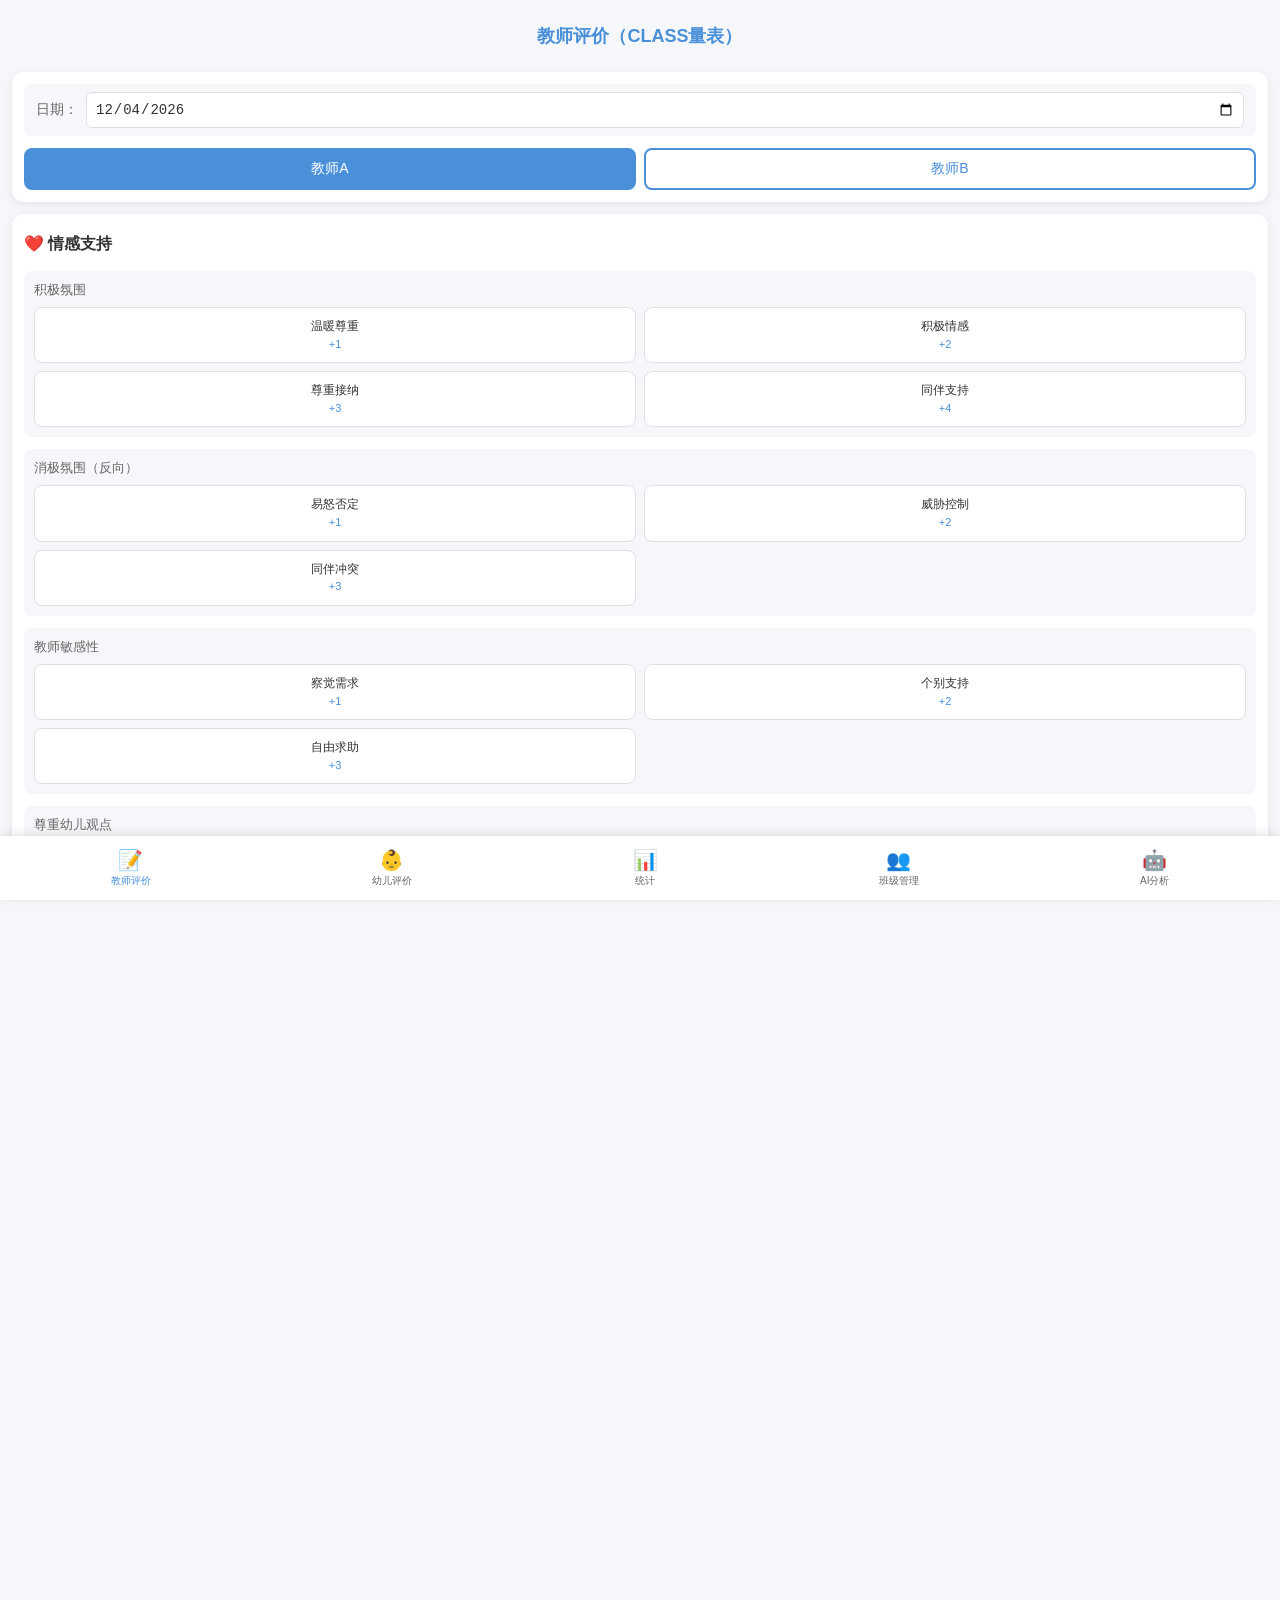
<file: index.html>
<!DOCTYPE html>
<html lang="zh-CN">
<head>
  <meta charset="UTF-8">
  <meta name="viewport" content="width=device-width, initial-scale=1.0, maximum-scale=1.0, user-scalable=no">
  <meta name="theme-color" content="#4A90D9">
  <title>区域游戏观察记录器</title>
  <link rel="manifest" href="manifest.json">
  <script>
    // 自动跳转到教师评价页
    window.location.href = 'teacher.html';
  </script>
</head>
<body>
  <p>正在跳转...</p>
</body>
</html>
</file>
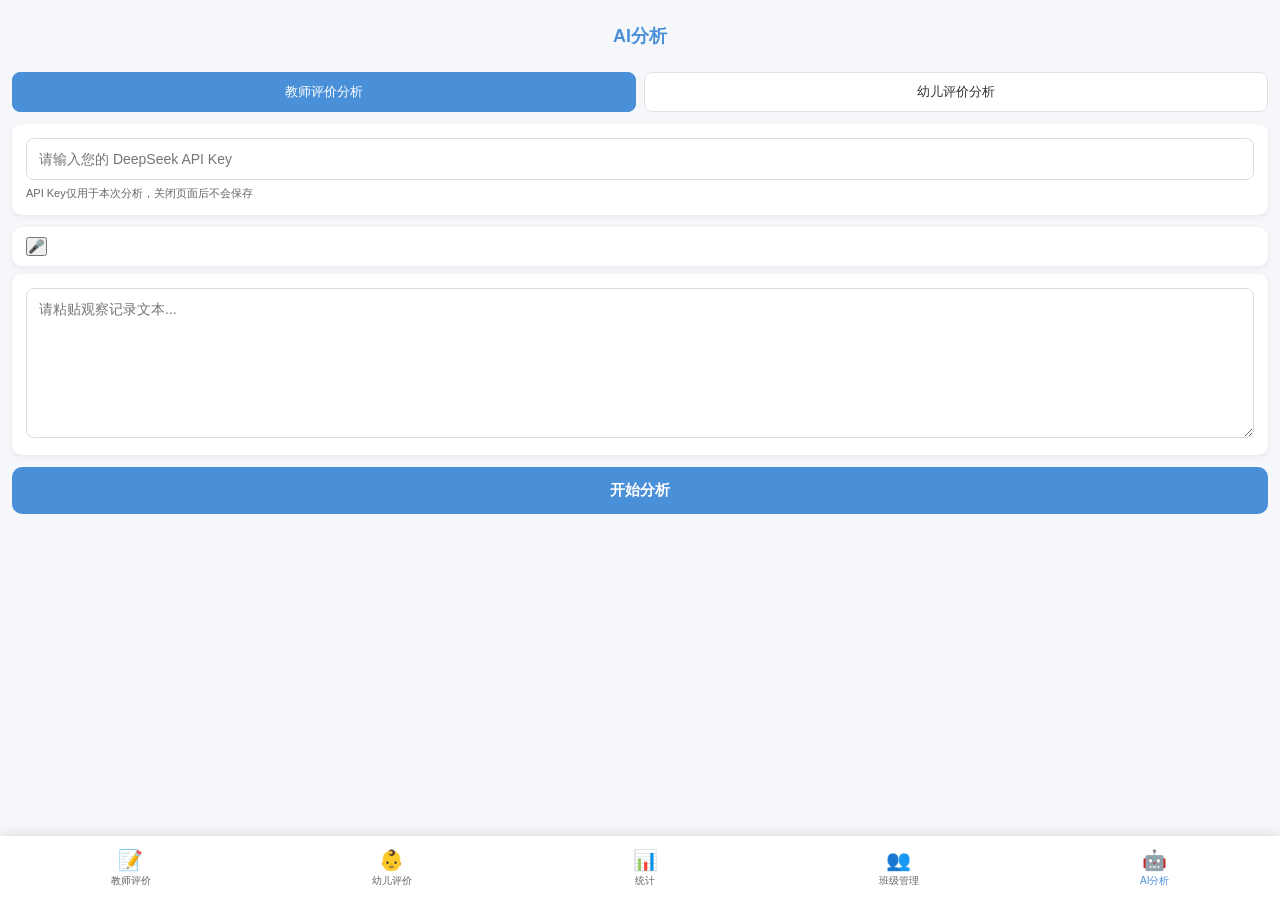
<file: ai.html>
<!DOCTYPE html>
<html lang="zh-CN">
<head>
  <meta charset="UTF-8">
  <meta name="viewport" content="width=device-width, initial-scale=1.0, maximum-scale=1.0, user-scalable=no">
  <meta name="theme-color" content="#4A90D9">
  <title>AI分析</title>
  <link rel="manifest" href="manifest.json">
  <link rel="stylesheet" href="css/style.css">
</head>
<body>
  <div class="page">
    <h1 class="page-title">AI分析</h1>
    
    <!-- 评价类型切换 -->
    <div class="type-tabs" id="typeTabs">
      <button class="tab-btn active" data-type="teacher">教师评价分析</button>
      <button class="tab-btn" data-type="child">幼儿评价分析</button>
    </div>
    
    <!-- API Key输入 -->
    <div class="api-section">
      <input type="password" id="apiKeyInput" placeholder="请输入您的 DeepSeek API Key" autocomplete="off">
      <p class="security-tip">API Key仅用于本次分析，关闭页面后不会保存</p>
    </div>
    
    <!-- 录音按钮区域 -->
    <div class="voice-section" id="voiceSection">
      <button class="record-btn" id="recordBtn" title="点击开始录音">
        <span class="mic-icon">🎤</span>
      </button>
      <span class="voice-status" id="voiceStatus"></span>
    </div>
    
    <!-- 分析内容输入 -->
    <div class="input-section">
      <textarea id="contentInput" placeholder="请粘贴观察记录文本..."></textarea>
    </div>
    
    <!-- 开始分析按钮 -->
    <button class="analyze-btn" id="analyzeBtn">
      开始分析
    </button>
    
    <!-- 加载状态 -->
    <div class="loading-section hidden" id="loadingSection">
      <div class="loading-spinner"></div>
      <span>AI正在分析中...</span>
    </div>
    
    <!-- 分析结果 -->
    <div class="result-section hidden" id="resultArea">
      <div class="result-header">
        <span>分析结果</span>
      </div>
      <div class="result-content" id="resultContent">
      </div>
    </div>
    
    <!-- 错误提示 -->
    <div class="error-section hidden" id="errorSection">
      <div class="error-icon">⚠️</div>
      <div class="error-message" id="errorMessage"></div>
    </div>
  </div>
  
  <!-- 底部导航 -->
  <nav class="bottom-nav">
    <button class="nav-item" data-page="teacher">
      <span class="icon">📝</span>
      <span>教师评价</span>
    </button>
    <button class="nav-item" data-page="child">
      <span class="icon">👶</span>
      <span>幼儿评价</span>
    </button>
    <button class="nav-item" data-page="history">
      <span class="icon">📊</span>
      <span>统计</span>
    </button>
    <button class="nav-item" data-page="class">
      <span class="icon">👥</span>
      <span>班级管理</span>
    </button>
    <button class="nav-item active" data-page="ai">
      <span class="icon">🤖</span>
      <span>AI分析</span>
    </button>
  </nav>
  
  <script src="js/shared.js"></script>
  <script src="js/ai.js"></script>
</body>
</html>
</file>
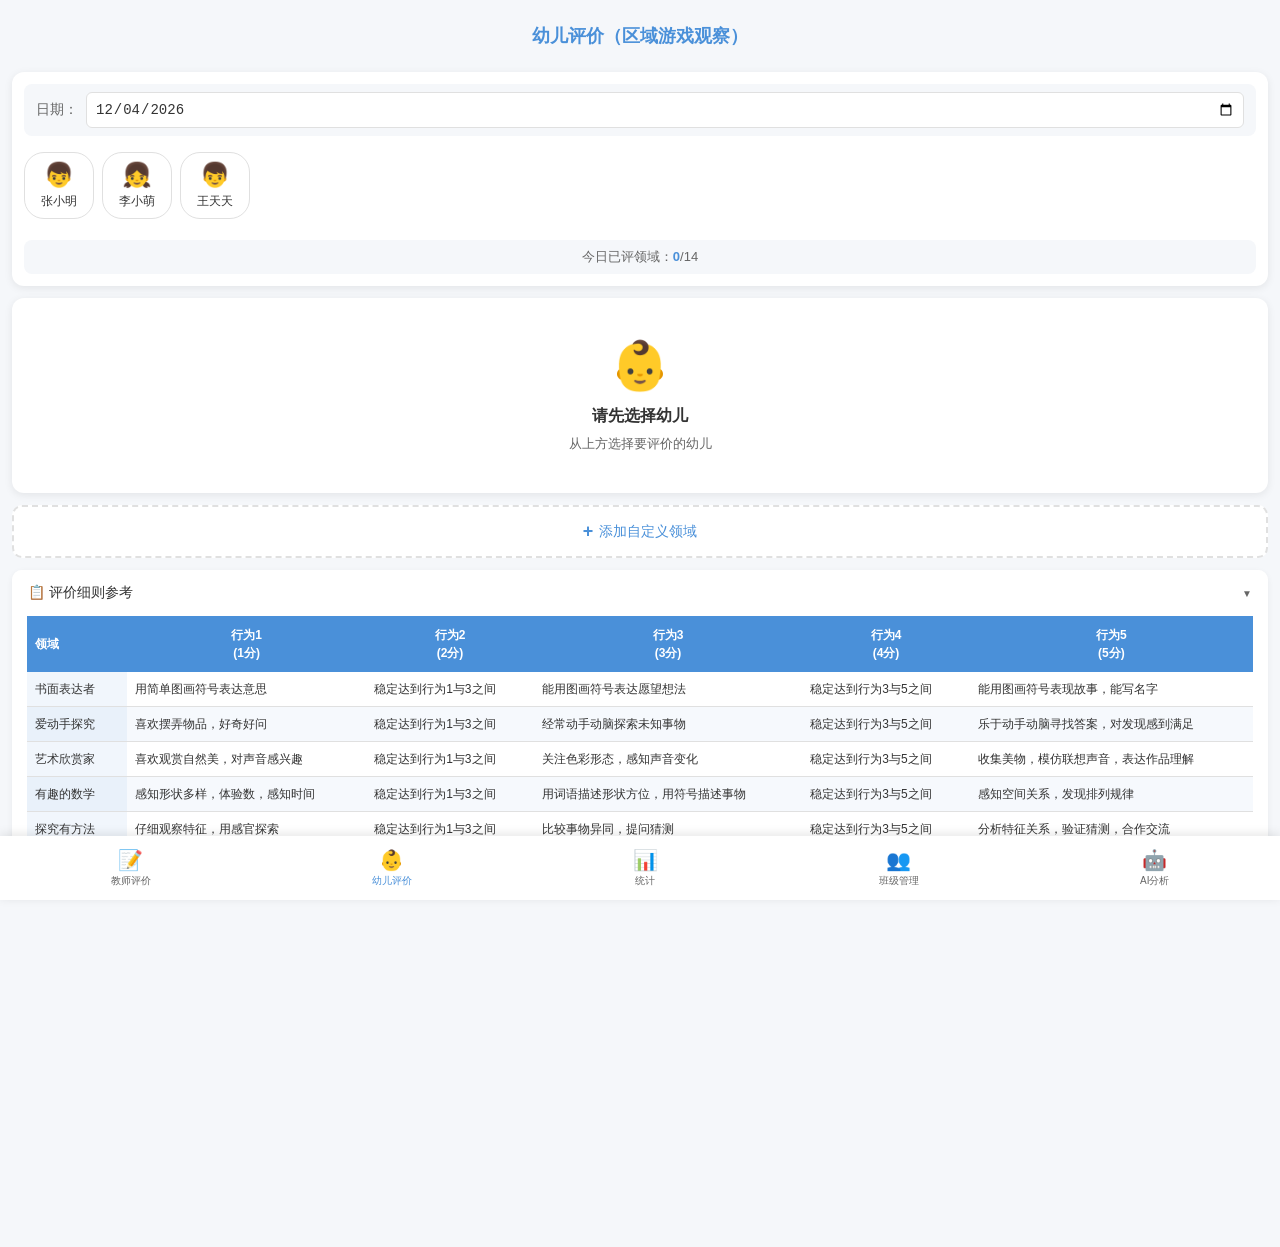
<file: child.html>
<!DOCTYPE html>
<html lang="zh-CN">
<head>
  <meta charset="UTF-8">
  <meta name="viewport" content="width=device-width, initial-scale=1.0, maximum-scale=1.0, user-scalable=no">
  <meta name="theme-color" content="#4A90D9">
  <title>幼儿评价（区域游戏观察）</title>
  <link rel="manifest" href="manifest.json">
  <link rel="stylesheet" href="css/style.css">
</head>
<body>
  <div class="page">
    <h1 class="page-title">幼儿评价（区域游戏观察）</h1>
    
    <!-- 顶部区域 -->
    <div class="header-section">
      <div class="date-picker">
        <label>日期：</label>
        <input type="date" id="datePicker" value="">
      </div>
      
      <!-- 幼儿选择区：横向滑动 -->
      <div class="student-scroll" id="studentScroll">
        <!-- 动态生成 -->
      </div>
      
      <!-- 已评领域计数 -->
      <div class="eval-count" id="evalCount">
        今日已评领域：<span>0</span>/14
      </div>
    </div>
    
    <!-- 领域卡片列表 -->
    <div class="domains-list" id="domainsList">
      <!-- 动态生成 -->
    </div>
    
    <!-- 添加自定义领域按钮 -->
    <button class="add-domain-btn" id="addDomainBtn">
      <span class="icon">+</span>
      <span>添加自定义领域</span>
    </button>
    
    <!-- 评价细则参考（可折叠） -->
    <div class="reference-section" id="referenceSection">
      <div class="reference-header" id="referenceHeader">
        <span>📋 评价细则参考</span>
        <span class="reference-arrow">▼</span>
      </div>
      <div class="reference-content" id="referenceContent">
        <div class="table-scroll">
          <table class="reference-table">
            <thead>
              <tr>
                <th>领域</th>
                <th>行为1<br>(1分)</th>
                <th>行为2<br>(2分)</th>
                <th>行为3<br>(3分)</th>
                <th>行为4<br>(4分)</th>
                <th>行为5<br>(5分)</th>
              </tr>
            </thead>
            <tbody id="referenceTableBody">
              <!-- 动态生成 -->
            </tbody>
          </table>
        </div>
      </div>
    </div>
  </div>
  
  <!-- 自定义领域弹窗 -->
  <div class="modal hidden" id="customDomainModal">
    <div class="modal-content">
      <div class="modal-header">
        <span>添加自定义领域</span>
        <button class="modal-close" id="closeModal">×</button>
      </div>
      <div class="modal-body">
        <div class="form-group">
          <label>领域名称：</label>
          <input type="text" id="customDomainName" placeholder="请输入领域名称" maxlength="20">
        </div>
      </div>
      <div class="modal-footer">
        <button class="btn-cancel" id="cancelAddDomain">取消</button>
        <button class="btn-confirm" id="confirmAddDomain">添加</button>
      </div>
    </div>
  </div>
  
  <!-- 长按描述弹窗 -->
  <div class="modal hidden" id="descModal">
    <div class="modal-content">
      <div class="modal-header">
        <span id="descModalTitle">层级描述</span>
        <button class="modal-close" id="closeDescModal">×</button>
      </div>
      <div class="modal-body">
        <p id="descModalText"></p>
      </div>
      <div class="modal-footer">
        <button class="btn-confirm" id="closeDescBtn">知道了</button>
      </div>
    </div>
  </div>
  
  <!-- 底部导航 -->
  <nav class="bottom-nav">
    <button class="nav-item" data-page="teacher">
      <span class="icon">📝</span>
      <span>教师评价</span>
    </button>
    <button class="nav-item active" data-page="child">
      <span class="icon">👶</span>
      <span>幼儿评价</span>
    </button>
    <button class="nav-item" data-page="history">
      <span class="icon">📊</span>
      <span>统计</span>
    </button>
    <button class="nav-item" data-page="class">
      <span class="icon">👥</span>
      <span>班级管理</span>
    </button>
    <button class="nav-item" data-page="ai">
      <span class="icon">🤖</span>
      <span>AI分析</span>
    </button>
  </nav>
  
  <script src="js/shared.js"></script>
  <script src="js/child.js"></script>
</body>
</html>
</file>
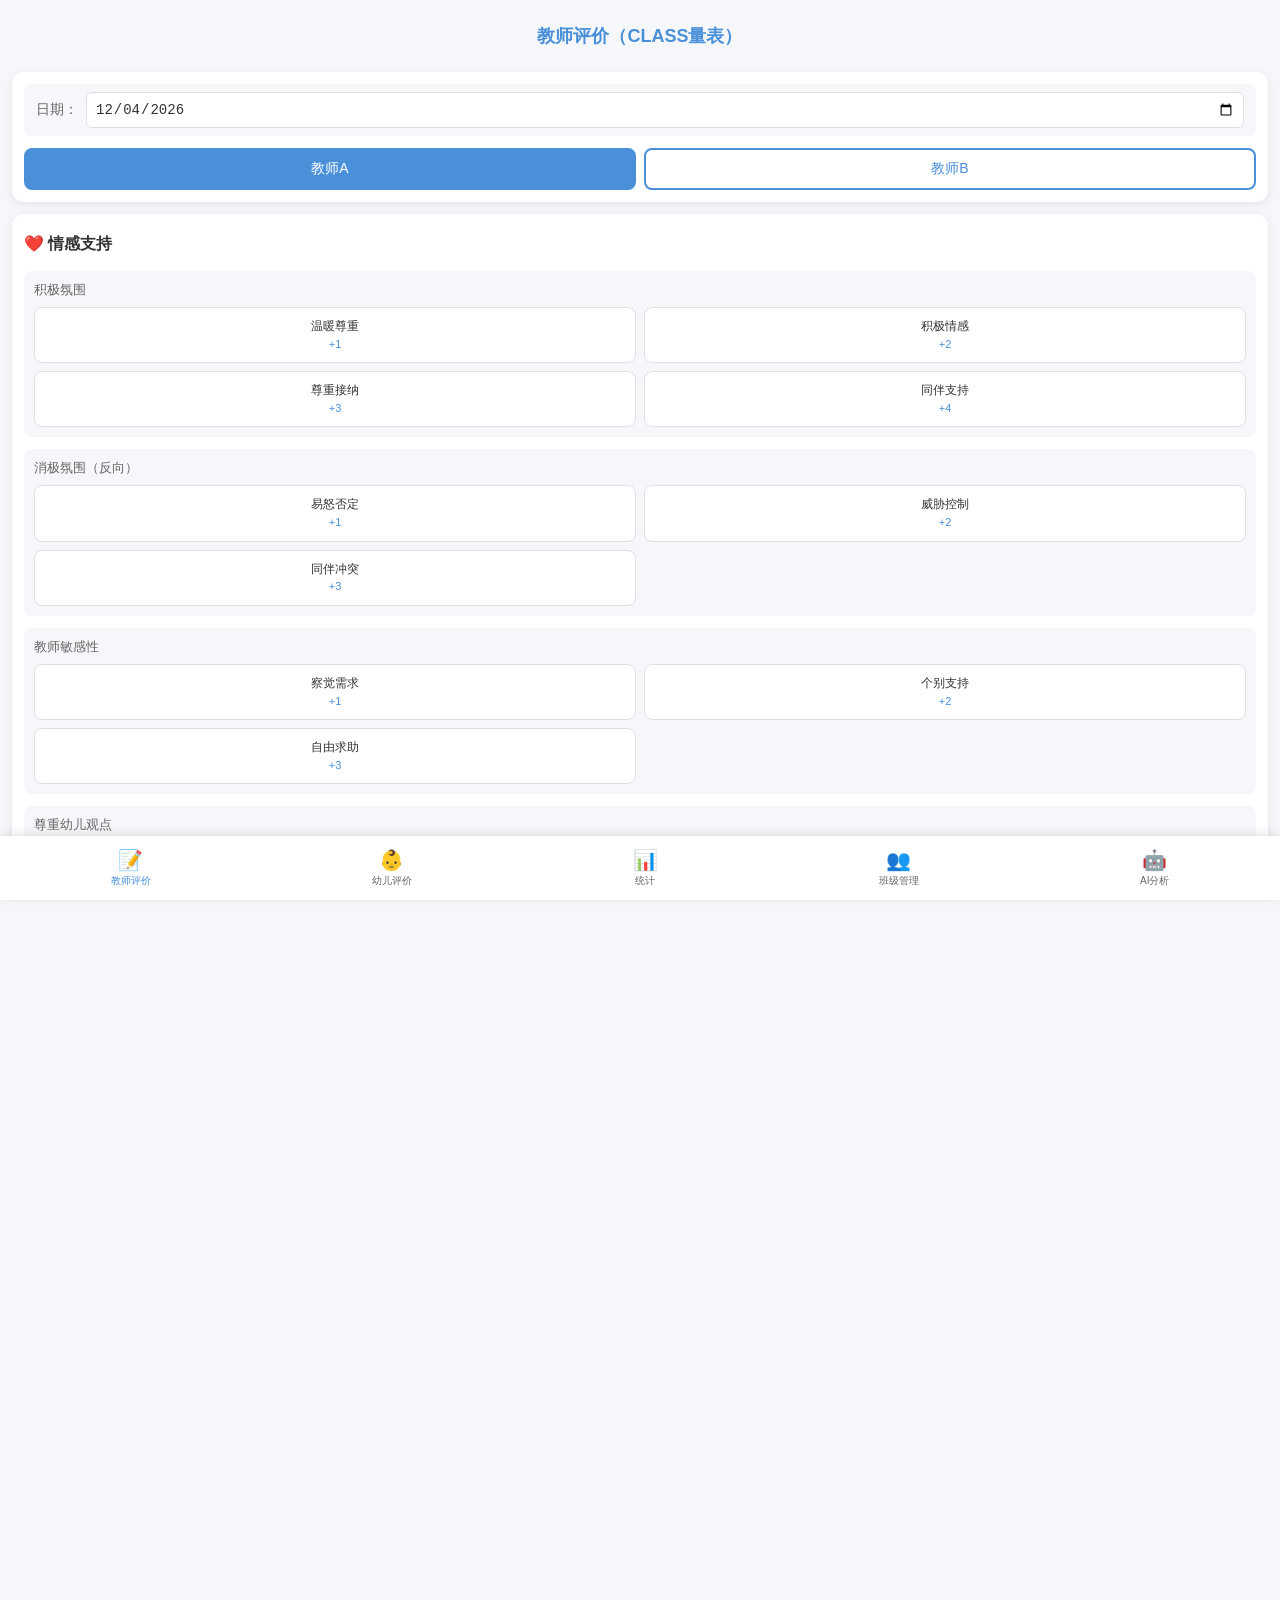
<file: teacher.html>
<!DOCTYPE html>
<html lang="zh-CN">
<head>
  <meta charset="UTF-8">
  <meta name="viewport" content="width=device-width, initial-scale=1.0, maximum-scale=1.0, user-scalable=no">
  <meta name="theme-color" content="#4A90D9">
  <title>教师评价（CLASS量表）</title>
  <link rel="manifest" href="manifest.json">
  <link rel="stylesheet" href="css/style.css">
</head>
<body>
  <div class="page">
    <h1 class="page-title">教师评价（CLASS量表）</h1>
    
    <!-- 顶部区域：日期选择 + 教师切换 -->
    <div class="header-section">
      <div class="date-picker">
        <label>日期：</label>
        <input type="date" id="datePicker" value="">
      </div>
      <div class="teacher-tabs">
        <button class="tab-btn active" data-teacher="A">教师A</button>
        <button class="tab-btn" data-teacher="B">教师B</button>
      </div>
    </div>
    
    <!-- 评价指标区 -->
    <div class="indicators-section" id="indicatorsSection">
      <!-- 动态生成 -->
    </div>
    
    <!-- 记录列表 -->
    <div class="records-section">
      <div class="records-title">评价记录</div>
      <div class="records-list" id="recordsList">
        <div class="no-records">暂无记录</div>
      </div>
    </div>
  </div>
  
  <!-- 底部导航 -->
  <nav class="bottom-nav">
    <button class="nav-item active" data-page="teacher">
      <span class="icon">📝</span>
      <span>教师评价</span>
    </button>
    <button class="nav-item" data-page="child">
      <span class="icon">👶</span>
      <span>幼儿评价</span>
    </button>
    <button class="nav-item" data-page="history">
      <span class="icon">📊</span>
      <span>统计</span>
    </button>
    <button class="nav-item" data-page="class">
      <span class="icon">👥</span>
      <span>班级管理</span>
    </button>
    <button class="nav-item" data-page="ai">
      <span class="icon">🤖</span>
      <span>AI分析</span>
    </button>
  </nav>
  
  <script src="js/shared.js"></script>
  <script src="js/teacher.js"></script>
</body>
</html>
</file>
<file: css/style.css>
/* 全局样式 */
:root {
  --primary: #4A90D9;
  --primary-dark: #3a7bc8;
  --primary-light: #6ba3e0;
  --bg: #f5f7fa;
  --card-bg: #ffffff;
  --text: #333333;
  --text-secondary: #666666;
  --border: #e0e0e0;
  --danger: #e74c3c;
  --success: #27ae60;
}

* {
  margin: 0;
  padding: 0;
  box-sizing: border-box;
}

html, body {
  font-family: -apple-system, BlinkMacSystemFont, 'Segoe UI', Roboto, 'Helvetica Neue', Arial, sans-serif;
  font-size: 14px;
  background-color: var(--bg);
  color: var(--text);
  height: 100%;
  overflow-x: hidden;
}

/* 页面容器 */
.page {
  padding: 12px 12px 70px;
  min-height: 100vh;
}

/* 页面标题 */
.page-title {
  font-size: 18px;
  font-weight: 600;
  color: var(--primary);
  text-align: center;
  padding: 12px 0;
  margin-bottom: 12px;
}

/* 顶部区域 */
.header-section {
  background: var(--card-bg);
  border-radius: 12px;
  padding: 12px;
  margin-bottom: 12px;
  box-shadow: 0 2px 8px rgba(0,0,0,0.08);
}

/* 日期选择器 */
.date-picker {
  display: flex;
  align-items: center;
  gap: 8px;
  padding: 8px 12px;
  background: var(--bg);
  border-radius: 8px;
}

.date-picker label {
  font-weight: 500;
  color: var(--text-secondary);
}

.date-picker input[type="date"] {
  flex: 1;
  padding: 8px;
  border: 1px solid var(--border);
  border-radius: 6px;
  font-size: 14px;
  color: var(--text);
  background: white;
}

/* 教师切换选项卡 */
.teacher-tabs {
  display: flex;
  gap: 8px;
  margin-top: 12px;
}

.tab-btn {
  flex: 1;
  padding: 10px 16px;
  border: 2px solid var(--primary);
  background: white;
  color: var(--primary);
  border-radius: 8px;
  font-weight: 500;
  font-size: 14px;
  cursor: pointer;
  transition: all 0.2s;
}

.tab-btn.active {
  background: var(--primary);
  color: white;
}

.tab-btn:active {
  transform: scale(0.98);
}

/* 指标区域 */
.indicators-section {
  background: var(--card-bg);
  border-radius: 12px;
  padding: 12px;
  box-shadow: 0 2px 8px rgba(0,0,0,0.08);
}

/* 一级维度 */
.dimension {
  margin-bottom: 16px;
}

.dimension:last-child {
  margin-bottom: 0;
}

.dimension-title {
  font-size: 16px;
  font-weight: 600;
  padding: 8px 0;
  margin-bottom: 8px;
  color: var(--text);
}

/* 二级维度 */
.sub-dimension {
  margin-bottom: 12px;
  padding: 10px;
  background: var(--bg);
  border-radius: 8px;
}

.sub-dimension-title {
  font-size: 13px;
  font-weight: 500;
  color: var(--text-secondary);
  margin-bottom: 8px;
}

/* 行为按钮网格 */
.behavior-grid {
  display: grid;
  grid-template-columns: repeat(2, 1fr);
  gap: 8px;
}

/* 行为按钮 */
.behavior-btn {
  padding: 10px 8px;
  border: 1px solid var(--border);
  background: white;
  border-radius: 8px;
  font-size: 12px;
  color: var(--text);
  cursor: pointer;
  transition: all 0.15s;
  text-align: center;
  line-height: 1.4;
}

.behavior-btn .name {
  font-weight: 500;
  display: block;
}

.behavior-btn .score {
  color: var(--primary);
  font-size: 11px;
  display: block;
  margin-top: 2px;
}

.behavior-btn:active {
  background: var(--primary);
  color: white;
  border-color: var(--primary);
  transform: scale(0.96);
}

.behavior-btn:active .score {
  color: white;
}

/* 记录列表 */
.records-section {
  margin-top: 12px;
  background: var(--card-bg);
  border-radius: 12px;
  padding: 12px;
  box-shadow: 0 2px 8px rgba(0,0,0,0.08);
}

.records-title {
  font-size: 14px;
  font-weight: 600;
  padding-bottom: 8px;
  margin-bottom: 8px;
  border-bottom: 1px solid var(--border);
  color: var(--text);
}

.records-list {
  max-height: 300px;
  overflow-y: auto;
}

.record-item {
  display: flex;
  justify-content: space-between;
  align-items: center;
  padding: 10px;
  background: var(--bg);
  border-radius: 8px;
  margin-bottom: 8px;
}

.record-item:last-child {
  margin-bottom: 0;
}

.record-info {
  flex: 1;
}

.record-name {
  font-weight: 500;
  font-size: 13px;
  color: var(--text);
}

.record-meta {
  font-size: 11px;
  color: var(--text-secondary);
  margin-top: 2px;
}

.record-delete {
  padding: 6px 12px;
  background: var(--danger);
  color: white;
  border: none;
  border-radius: 6px;
  font-size: 11px;
  cursor: pointer;
}

.record-delete:active {
  opacity: 0.8;
}

.no-records {
  text-align: center;
  padding: 20px;
  color: var(--text-secondary);
  font-size: 13px;
}

/* 底部导航栏 */
.bottom-nav {
  position: fixed;
  bottom: 0;
  left: 0;
  right: 0;
  background: white;
  display: flex;
  justify-content: space-around;
  padding: 8px 0;
  box-shadow: 0 -2px 10px rgba(0,0,0,0.1);
  z-index: 100;
}

.nav-item {
  display: flex;
  flex-direction: column;
  align-items: center;
  padding: 4px 8px;
  color: var(--text-secondary);
  text-decoration: none;
  font-size: 10px;
  cursor: pointer;
  border: none;
  background: none;
  transition: color 0.2s;
}

.nav-item .icon {
  font-size: 20px;
  margin-bottom: 2px;
}

.nav-item.active {
  color: var(--primary);
}

.nav-item.disabled {
  opacity: 0.5;
  pointer-events: none;
}

/* 空状态提示 */
.placeholder-section {
  background: var(--card-bg);
  border-radius: 12px;
  padding: 40px 20px;
  text-align: center;
  box-shadow: 0 2px 8px rgba(0,0,0,0.08);
}

.placeholder-section .icon {
  font-size: 48px;
  margin-bottom: 12px;
}

.placeholder-section .title {
  font-size: 16px;
  font-weight: 600;
  color: var(--text);
  margin-bottom: 8px;
}

.placeholder-section .desc {
  font-size: 13px;
  color: var(--text-secondary);
}

/* 隐藏类 */
.hidden {
  display: none !important;
}

/* 响应式 */
@media (max-width: 360px) {
  .behavior-grid {
    grid-template-columns: 1fr;
  }
}

/* ========== 幼儿评价页样式 ========== */

/* 幼儿选择区 - 横向滚动 */
.student-scroll {
  margin-top: 12px;
  overflow-x: auto;
  -webkit-overflow-scrolling: touch;
}

.student-scroll-inner {
  display: flex;
  gap: 8px;
  padding: 4px 0;
}

.student-item {
  display: flex;
  flex-direction: column;
  align-items: center;
  padding: 10px 14px;
  border: 2px solid var(--border);
  background: white;
  border-radius: 10px;
  cursor: pointer;
  transition: all 0.2s;
  min-width: 70px;
  flex-shrink: 0;
}

.student-item .student-icon {
  font-size: 24px;
  margin-bottom: 4px;
}

.student-item .student-name {
  font-size: 12px;
  font-weight: 500;
  color: var(--text);
  white-space: nowrap;
}

.student-item.active {
  border-color: var(--primary);
  background: var(--primary);
}

.student-item.active .student-name {
  color: white;
}

.student-item:active {
  transform: scale(0.96);
}

/* 已评领域计数 */
.eval-count {
  margin-top: 12px;
  padding: 8px 12px;
  background: var(--bg);
  border-radius: 8px;
  font-size: 13px;
  color: var(--text-secondary);
  text-align: center;
}

.eval-count span {
  color: var(--primary);
  font-weight: 600;
}

/* 领域卡片列表 */
.domains-list {
  margin-bottom: 12px;
}

.domain-card {
  background: var(--card-bg);
  border-radius: 10px;
  margin-bottom: 8px;
  box-shadow: 0 2px 6px rgba(0,0,0,0.06);
  overflow: hidden;
}

/* 领域卡片头部 */
.domain-header {
  display: flex;
  align-items: center;
  padding: 14px 12px;
  cursor: pointer;
  transition: background 0.15s;
}

.domain-header:active {
  background: var(--bg);
}

.domain-name {
  flex: 1;
  font-size: 14px;
  font-weight: 500;
  color: var(--text);
}

.domain-status {
  font-size: 12px;
  color: var(--text-secondary);
  margin-right: 8px;
}

.domain-arrow {
  font-size: 10px;
  color: var(--text-secondary);
  transition: transform 0.2s;
}

.domain-card.expanded .domain-arrow {
  transform: rotate(180deg);
}

/* 领域层级选择区 */
.domain-levels {
  display: none;
  padding: 0 12px 12px;
  gap: 6px;
  flex-wrap: wrap;
  animation: slideDown 0.2s ease;
}

.domain-card.expanded .domain-levels {
  display: flex;
}

@keyframes slideDown {
  from {
    opacity: 0;
    transform: translateY(-10px);
  }
  to {
    opacity: 1;
    transform: translateY(0);
  }
}

/* 层级按钮 */
.level-btn {
  display: flex;
  flex-direction: column;
  align-items: center;
  padding: 10px 8px;
  border: 1px solid var(--border);
  background: white;
  border-radius: 8px;
  cursor: pointer;
  transition: all 0.15s;
  min-width: 56px;
  flex: 1;
}

.level-btn .level-name {
  font-size: 12px;
  font-weight: 500;
  color: var(--text);
}

.level-btn .level-score {
  font-size: 10px;
  color: var(--text-secondary);
  margin-top: 2px;
}

.level-btn:active {
  transform: scale(0.96);
}

.level-btn.selected {
  background: var(--primary);
  border-color: var(--primary);
}

.level-btn.selected .level-name,
.level-btn.selected .level-score {
  color: white;
}

/* 添加自定义领域按钮 */
.add-domain-btn {
  display: flex;
  align-items: center;
  justify-content: center;
  width: 100%;
  padding: 14px;
  border: 2px dashed var(--border);
  background: white;
  border-radius: 10px;
  cursor: pointer;
  transition: all 0.2s;
  font-size: 14px;
  color: var(--primary);
}

.add-domain-btn .icon {
  font-size: 18px;
  margin-right: 6px;
  font-weight: 600;
}

.add-domain-btn:active {
  background: var(--bg);
  border-color: var(--primary);
}

/* 弹窗 */
.modal {
  position: fixed;
  top: 0;
  left: 0;
  right: 0;
  bottom: 0;
  background: rgba(0,0,0,0.5);
  display: flex;
  align-items: center;
  justify-content: center;
  z-index: 200;
  padding: 20px;
}

.modal-content {
  background: white;
  border-radius: 12px;
  width: 100%;
  max-width: 320px;
  overflow: hidden;
  animation: modalIn 0.2s ease;
}

@keyframes modalIn {
  from {
    opacity: 0;
    transform: scale(0.9);
  }
  to {
    opacity: 1;
    transform: scale(1);
  }
}

.modal-header {
  display: flex;
  align-items: center;
  justify-content: space-between;
  padding: 14px 16px;
  border-bottom: 1px solid var(--border);
  font-weight: 600;
  font-size: 15px;
}

.modal-close {
  width: 28px;
  height: 28px;
  border: none;
  background: var(--bg);
  border-radius: 50%;
  font-size: 18px;
  cursor: pointer;
  color: var(--text-secondary);
  display: flex;
  align-items: center;
  justify-content: center;
}

.modal-close:active {
  background: var(--border);
}

.modal-body {
  padding: 16px;
}

.modal-body p {
  font-size: 14px;
  line-height: 1.6;
  color: var(--text);
}

.modal-footer {
  display: flex;
  gap: 10px;
  padding: 12px 16px;
  border-top: 1px solid var(--border);
}

.modal-footer button {
  flex: 1;
  padding: 10px;
  border: none;
  border-radius: 8px;
  font-size: 14px;
  cursor: pointer;
  transition: all 0.15s;
}

.btn-cancel {
  background: var(--bg);
  color: var(--text);
}

.btn-cancel:active {
  background: var(--border);
}

.btn-confirm {
  background: var(--primary);
  color: white;
}

.btn-confirm:active {
  background: var(--primary-dark);
}

/* 表单 */
.form-group {
  margin-bottom: 12px;
}

.form-group:last-child {
  margin-bottom: 0;
}

.form-group label {
  display: block;
  font-size: 13px;
  font-weight: 500;
  color: var(--text-secondary);
  margin-bottom: 6px;
}

.form-group input[type="text"] {
  width: 100%;
  padding: 10px 12px;
  border: 1px solid var(--border);
  border-radius: 8px;
  font-size: 14px;
  color: var(--text);
  background: white;
}

.form-group input[type="text"]:focus {
  outline: none;
  border-color: var(--primary);
}

/* ========== 评价细则参考表格 ========== */

.reference-section {
  background: white;
  border-radius: 10px;
  margin-top: 12px;
  overflow: hidden;
  box-shadow: 0 2px 6px rgba(0,0,0,0.06);
}

.reference-header {
  display: flex;
  align-items: center;
  justify-content: space-between;
  padding: 14px 16px;
  cursor: pointer;
  background: white;
  transition: background 0.15s;
  user-select: none;
}

.reference-header:active {
  background: var(--bg);
}

.reference-header span:first-child {
  font-size: 14px;
  font-weight: 500;
  color: var(--text);
}

.reference-arrow {
  font-size: 10px;
  color: var(--text-secondary);
  transition: transform 0.2s;
}

.reference-section.collapsed .reference-arrow {
  transform: rotate(-90deg);
}

.reference-content {
  display: block;
  padding: 0 15px 15px;
  max-height: 600px;
  overflow: hidden;
  transition: max-height 0.3s ease, padding 0.3s ease;
}

.reference-section.collapsed .reference-content {
  max-height: 0;
  padding-top: 0;
  padding-bottom: 0;
}

/* 表格滚动容器 */
.table-scroll {
  overflow-x: auto;
  -webkit-overflow-scrolling: touch;
}

/* 参考表格 */
.reference-table {
  width: 100%;
  min-width: 700px;
  border-collapse: collapse;
  font-size: 12px;
  line-height: 1.5;
}

.reference-table th {
  background: var(--primary);
  color: white;
  padding: 10px 8px;
  font-weight: 600;
  text-align: center;
  white-space: nowrap;
  position: sticky;
  top: 0;
}

.reference-table th:first-child {
  text-align: left;
  width: 100px;
}

.reference-table td {
  padding: 8px;
  vertical-align: top;
  border-bottom: 1px solid var(--border);
  color: var(--text);
}

.reference-table td:first-child {
  font-weight: 500;
  color: var(--text);
  background: rgba(74, 144, 217, 0.08);
  white-space: nowrap;
  position: sticky;
  left: 0;
}

/* 斑马纹 */
.reference-table .zebra-light {
  background: white;
}

.reference-table .zebra-dark {
  background: rgba(74, 144, 217, 0.05);
}

/* 领域单元格 */
.reference-table .domain-cell {
  font-weight: 500;
  color: var(--primary);
}

/* 表格行悬停效果 */
.reference-table tbody tr:hover td {
  background: rgba(74, 144, 217, 0.1);
}

.reference-table tbody tr:hover td:first-child {
  background: rgba(74, 144, 217, 0.2);
}

/* ========== 历史记录/统计页样式 ========== */

.filter-tabs {
  display: flex;
  gap: 8px;
  margin-top: 12px;
}

.filter-tabs .tab-btn {
  flex: 1;
  padding: 8px 12px;
  font-size: 13px;
}

/* 统计概览卡片 */
.stats-overview {
  display: flex;
  gap: 10px;
  margin-bottom: 12px;
}

.stat-card {
  flex: 1;
  background: white;
  border-radius: 10px;
  padding: 14px 10px;
  text-align: center;
  box-shadow: 0 2px 6px rgba(0,0,0,0.06);
}

.stat-value {
  font-size: 24px;
  font-weight: 700;
  color: var(--primary);
}

.stat-label {
  font-size: 11px;
  color: var(--text-secondary);
  margin-top: 4px;
}

.record-score {
  font-size: 14px;
  font-weight: 600;
  color: var(--primary);
  padding: 4px 10px;
  background: rgba(74, 144, 217, 0.1);
  border-radius: 12px;
}

/* ========== 班级管理页样式 ========== */

.class-section {
  background: white;
  border-radius: 10px;
  padding: 14px;
  margin-bottom: 12px;
  box-shadow: 0 2px 6px rgba(0,0,0,0.06);
}

.section-header {
  display: flex;
  justify-content: space-between;
  align-items: center;
  margin-bottom: 12px;
  font-weight: 600;
  font-size: 14px;
  color: var(--text);
}

.btn-add {
  padding: 6px 14px;
  background: var(--primary);
  color: white;
  border: none;
  border-radius: 6px;
  font-size: 12px;
  cursor: pointer;
}

.btn-add:active {
  background: var(--primary-dark);
}

.student-list {
  display: flex;
  flex-direction: column;
  gap: 8px;
}

.student-card {
  display: flex;
  justify-content: space-between;
  align-items: center;
  padding: 10px 12px;
  background: var(--bg);
  border-radius: 8px;
}

.student-info {
  display: flex;
  align-items: center;
  gap: 10px;
}

.student-avatar {
  font-size: 24px;
}

.student-name {
  font-size: 14px;
  font-weight: 500;
  color: var(--text);
}

.student-delete {
  padding: 5px 12px;
  background: var(--danger);
  color: white;
  border: none;
  border-radius: 6px;
  font-size: 11px;
  cursor: pointer;
}

.student-delete:active {
  opacity: 0.8;
}

.action-buttons {
  display: flex;
  gap: 10px;
}

.action-btn {
  flex: 1;
  padding: 10px;
  border: 1px solid var(--border);
  background: white;
  border-radius: 8px;
  font-size: 13px;
  color: var(--text);
  cursor: pointer;
}

.action-btn.danger {
  border-color: var(--danger);
  color: var(--danger);
}

.action-btn:active {
  background: var(--bg);
}

.gender-select {
  display: flex;
  gap: 10px;
}

.gender-btn {
  flex: 1;
  padding: 10px;
  border: 2px solid var(--border);
  background: white;
  border-radius: 8px;
  font-size: 14px;
  cursor: pointer;
}

.gender-btn.active {
  border-color: var(--primary);
  background: rgba(74, 144, 217, 0.1);
}

/* ========== AI分析页样式 ========== */

.ai-placeholder {
  background: white;
  border-radius: 12px;
  padding: 30px 20px;
  text-align: center;
  margin-bottom: 12px;
  box-shadow: 0 2px 8px rgba(0,0,0,0.08);
}

.ai-icon {
  font-size: 60px;
  margin-bottom: 16px;
}

.ai-placeholder h2 {
  font-size: 18px;
  color: var(--text);
  margin-bottom: 12px;
}

.ai-placeholder p {
  font-size: 13px;
  color: var(--text-secondary);
  margin-bottom: 16px;
}

.ai-features {
  list-style: none;
  text-align: left;
  background: var(--bg);
  border-radius: 8px;
  padding: 14px 16px;
  margin-bottom: 16px;
}

.ai-features li {
  font-size: 13px;
  color: var(--text);
  padding: 6px 0;
  border-bottom: 1px solid var(--border);
}

.ai-features li:last-child {
  border-bottom: none;
}

.ai-features li::before {
  content: '✓ ';
  color: var(--success);
  font-weight: bold;
}

.ai-status {
  display: flex;
  align-items: center;
  justify-content: center;
  gap: 8px;
  font-size: 12px;
  color: var(--text-secondary);
}

.status-dot {
  width: 8px;
  height: 8px;
  background: #f39c12;
  border-radius: 50%;
  animation: pulse 1.5s infinite;
}

@keyframes pulse {
  0%, 100% { opacity: 1; }
  50% { opacity: 0.4; }
}

.ai-section {
  background: white;
  border-radius: 10px;
  padding: 14px;
  margin-bottom: 12px;
  box-shadow: 0 2px 6px rgba(0,0,0,0.06);
}

.ai-result {
  background: white;
  border-radius: 10px;
  padding: 14px;
  margin-bottom: 12px;
  box-shadow: 0 2px 6px rgba(0,0,0,0.06);
}

.ai-analyze-btn {
  width: 100%;
  padding: 14px;
  background: var(--primary);
  color: white;
  border: none;
  border-radius: 10px;
  font-size: 15px;
  font-weight: 600;
  cursor: pointer;
  transition: all 0.2s;
}

.ai-analyze-btn:disabled {
  background: var(--border);
  color: var(--text-secondary);
  cursor: not-allowed;
}

.ai-analyze-btn:not(:disabled):active {
  background: var(--primary-dark);
}

/* 分析结果样式 */
.analysis-header {
  text-align: center;
  margin-bottom: 16px;
  padding-bottom: 12px;
  border-bottom: 1px solid var(--border);
}

.analysis-header h3 {
  font-size: 16px;
  color: var(--text);
  margin-bottom: 4px;
}

.analysis-date {
  font-size: 12px;
  color: var(--text-secondary);
}

.analysis-summary {
  display: flex;
  gap: 12px;
  margin-bottom: 16px;
}

.summary-item {
  flex: 1;
  background: var(--bg);
  border-radius: 8px;
  padding: 12px;
  text-align: center;
}

.summary-label {
  display: block;
  font-size: 11px;
  color: var(--text-secondary);
  margin-bottom: 4px;
}

.summary-value {
  font-size: 18px;
  font-weight: 600;
  color: var(--primary);
}

.analysis-section {
  margin-bottom: 14px;
}

.analysis-section h4 {
  font-size: 13px;
  color: var(--text);
  margin-bottom: 8px;
}

.domain-tags {
  display: flex;
  flex-wrap: wrap;
  gap: 6px;
}

.domain-tag {
  padding: 6px 12px;
  border-radius: 16px;
  font-size: 12px;
  background: var(--bg);
  color: var(--text);
}

.domain-tag.strong {
  background: rgba(39, 174, 96, 0.15);
  color: var(--success);
}

.domain-tag.weak {
  background: rgba(231, 76, 60, 0.15);
  color: var(--danger);
}

.advice-text {
  font-size: 13px;
  color: var(--text-secondary);
  line-height: 1.6;
  background: var(--bg);
  padding: 12px;
  border-radius: 8px;
}

/* ========== 统计页面(history.html) 样式 ========== */

.filter-section {
  background: white;
  border-radius: 10px;
  padding: 14px;
  margin-bottom: 12px;
  box-shadow: 0 2px 6px rgba(0,0,0,0.06);
}

.filter-tabs {
  display: flex;
  gap: 8px;
  margin-bottom: 12px;
}

.filter-tabs .tab-btn {
  flex: 1;
  padding: 10px 12px;
  font-size: 13px;
  border: 1px solid var(--border);
  background: white;
  border-radius: 8px;
  color: var(--text);
  cursor: pointer;
  transition: all 0.2s;
}

.filter-tabs .tab-btn.active {
  background: var(--primary);
  color: white;
  border-color: var(--primary);
}

.date-range {
  display: flex;
  gap: 10px;
  margin-bottom: 12px;
}

.date-item {
  flex: 1;
  display: flex;
  flex-direction: column;
  gap: 4px;
}

.date-item label {
  font-size: 12px;
  color: var(--text-secondary);
}

.date-item input {
  padding: 8px 10px;
  border: 1px solid var(--border);
  border-radius: 8px;
  font-size: 13px;
  width: 100%;
}

.teacher-selector,
.child-selector {
  margin-bottom: 12px;
}

.selector-label {
  font-size: 12px;
  color: var(--text-secondary);
  margin-bottom: 8px;
}

.selector-btns {
  display: flex;
  gap: 8px;
}

.selector-btn {
  flex: 1;
  padding: 8px 12px;
  border: 1px solid var(--border);
  background: white;
  border-radius: 8px;
  font-size: 13px;
  cursor: pointer;
  transition: all 0.2s;
}

.selector-btn.active {
  background: var(--primary);
  color: white;
  border-color: var(--primary);
}

.student-scroll {
  overflow-x: auto;
  -webkit-overflow-scrolling: touch;
  padding-bottom: 5px;
}

.student-scroll-inner {
  display: flex;
  gap: 8px;
}

.student-item {
  flex-shrink: 0;
  padding: 8px 14px;
  border: 1px solid var(--border);
  background: white;
  border-radius: 20px;
  font-size: 13px;
  cursor: pointer;
  transition: all 0.2s;
  white-space: nowrap;
}

.student-item.active {
  background: var(--primary);
  color: white;
  border-color: var(--primary);
}

.query-btn {
  width: 100%;
  padding: 12px;
  background: var(--primary);
  color: white;
  border: none;
  border-radius: 8px;
  font-size: 14px;
  font-weight: 500;
  cursor: pointer;
}

.query-btn:active {
  background: var(--primary-dark);
}

.table-section {
  background: white;
  border-radius: 10px;
  padding: 14px;
  margin-bottom: 12px;
  box-shadow: 0 2px 6px rgba(0,0,0,0.06);
}

.table-header {
  display: flex;
  justify-content: space-between;
  align-items: center;
  margin-bottom: 12px;
  font-weight: 600;
  font-size: 14px;
  color: var(--text);
}

.table-actions {
  display: flex;
  gap: 8px;
}

.export-btn {
  padding: 6px 12px;
  background: var(--success);
  color: white;
  border: none;
  border-radius: 6px;
  font-size: 12px;
  cursor: pointer;
}

.export-btn:active {
  opacity: 0.8;
}

.heatmap-btn {
  padding: 6px 12px;
  background: var(--primary);
  color: white;
  border: none;
  border-radius: 6px;
  font-size: 12px;
  cursor: pointer;
}

.heatmap-btn:active {
  opacity: 0.8;
}

.table-scroll {
  overflow-x: auto;
  -webkit-overflow-scrolling: touch;
}

.stats-table {
  width: 100%;
  min-width: 500px;
  border-collapse: collapse;
  font-size: 13px;
}

.stats-table th {
  background: var(--primary);
  color: white;
  padding: 10px 8px;
  font-weight: 600;
  text-align: center;
  white-space: nowrap;
}

.stats-table td {
  padding: 8px;
  text-align: center;
  border-bottom: 1px solid var(--border);
}

.stats-table .row-header {
  font-weight: 500;
  text-align: left;
  background: rgba(74, 144, 217, 0.08);
  color: var(--text);
  white-space: nowrap;
}

.stats-table .zebra-light {
  background: white;
}

.stats-table .zebra-dark {
  background: rgba(74, 144, 217, 0.03);
}

.no-data-tip {
  background: white;
  border-radius: 10px;
  padding: 30px;
  text-align: center;
  box-shadow: 0 2px 6px rgba(0,0,0,0.06);
}

.no-data-tip span {
  color: var(--text-secondary);
  font-size: 14px;
}

/* 热力图容器 */
.heatmap-wrapper {
  background: white;
  border-radius: 10px;
  padding: 14px;
  margin-bottom: 12px;
  box-shadow: 0 2px 6px rgba(0,0,0,0.06);
  overflow-x: auto;
  -webkit-overflow-scrolling: touch;
}

.heatmap-header {
  font-weight: 600;
  font-size: 14px;
  color: var(--text);
  margin-bottom: 12px;
  text-align: center;
}

#heatmapContainer {
  min-width: 400px;
}

/* ========== 班级管理页面(class.html) 样式 ========== */

.student-section {
  background: white;
  border-radius: 10px;
  padding: 14px;
  margin-bottom: 12px;
  box-shadow: 0 2px 6px rgba(0,0,0,0.06);
}

.section-title {
  font-weight: 600;
  font-size: 14px;
  color: var(--text);
  margin-bottom: 12px;
}

.student-list {
  display: flex;
  flex-direction: column;
  gap: 8px;
}

.student-card {
  display: flex;
  justify-content: space-between;
  align-items: center;
  padding: 12px;
  background: var(--bg);
  border-radius: 8px;
}

.student-info {
  display: flex;
  align-items: center;
  gap: 10px;
}

.student-avatar {
  font-size: 24px;
}

.student-name {
  font-size: 14px;
  font-weight: 500;
  color: var(--text);
}

.student-actions {
  display: flex;
  gap: 8px;
}

.action-icon {
  width: 32px;
  height: 32px;
  border: none;
  border-radius: 6px;
  font-size: 14px;
  cursor: pointer;
  display: flex;
  align-items: center;
  justify-content: center;
  transition: all 0.2s;
}

.detail-btn {
  background: rgba(74, 144, 217, 0.15);
  color: var(--primary);
}

.delete-btn {
  background: rgba(231, 76, 60, 0.15);
  color: var(--danger);
}

.action-icon:active {
  transform: scale(0.95);
}

.import-section {
  margin-bottom: 80px;
}

.import-btn {
  width: 100%;
  padding: 12px;
  background: white;
  border: 1px dashed var(--primary);
  border-radius: 8px;
  color: var(--primary);
  font-size: 14px;
  cursor: pointer;
  display: flex;
  align-items: center;
  justify-content: center;
  gap: 6px;
}

.import-btn:active {
  background: rgba(74, 144, 217, 0.05);
}

.no-student-tip {
  text-align: center;
  padding: 30px;
  color: var(--text-secondary);
  font-size: 14px;
}

.fixed-bottom-add {
  position: fixed;
  bottom: 60px;
  left: 0;
  right: 0;
  padding: 12px 16px;
  background: white;
  box-shadow: 0 -2px 10px rgba(0,0,0,0.1);
}

.add-student-btn {
  width: 100%;
  padding: 14px;
  background: var(--primary);
  color: white;
  border: none;
  border-radius: 10px;
  font-size: 15px;
  font-weight: 600;
  cursor: pointer;
  display: flex;
  align-items: center;
  justify-content: center;
  gap: 6px;
}

.add-student-btn:active {
  background: var(--primary-dark);
}

.form-group {
  margin-bottom: 16px;
}

.form-group label {
  display: block;
  font-size: 13px;
  color: var(--text-secondary);
  margin-bottom: 6px;
}

.form-group input[type="text"] {
  width: 100%;
  padding: 12px;
  border: 1px solid var(--border);
  border-radius: 8px;
  font-size: 14px;
  box-sizing: border-box;
}

.gender-select {
  display: flex;
  gap: 10px;
}

.gender-btn {
  flex: 1;
  padding: 12px;
  border: 2px solid var(--border);
  background: white;
  border-radius: 8px;
  font-size: 14px;
  cursor: pointer;
  display: flex;
  align-items: center;
  justify-content: center;
  gap: 6px;
  transition: all 0.2s;
}

.gender-btn.active {
  border-color: var(--primary);
  background: rgba(74, 144, 217, 0.1);
  color: var(--primary);
}

.btn-cancel,
.btn-secondary {
  padding: 10px 16px;
  border: 1px solid var(--border);
  background: white;
  border-radius: 8px;
  font-size: 14px;
  color: var(--text);
  cursor: pointer;
}

.btn-danger {
  padding: 10px 16px;
  border: none;
  background: var(--danger);
  border-radius: 8px;
  font-size: 14px;
  color: white;
  cursor: pointer;
}

.warning-text {
  font-size: 12px;
  color: var(--text-secondary);
  margin-top: 8px;
}

.import-preview {
  display: flex;
  flex-wrap: wrap;
  gap: 6px;
  margin-top: 10px;
}

.preview-item {
  padding: 4px 10px;
  background: var(--bg);
  border-radius: 12px;
  font-size: 12px;
}

/* 幼儿详情样式 */
.detail-header {
  display: flex;
  align-items: center;
  gap: 10px;
  margin-bottom: 16px;
  padding-bottom: 12px;
  border-bottom: 1px solid var(--border);
}

.detail-avatar {
  font-size: 32px;
}

.detail-name {
  font-size: 18px;
  font-weight: 600;
  color: var(--text);
}

.detail-stats {
  display: flex;
  gap: 20px;
  margin-bottom: 16px;
}

.detail-stats .stat-item {
  display: flex;
  align-items: baseline;
  gap: 4px;
}

.detail-stats .stat-num {
  font-size: 24px;
  font-weight: 700;
  color: var(--primary);
}

.detail-stats .stat-desc {
  font-size: 12px;
  color: var(--text-secondary);
}

.detail-records h4 {
  font-size: 13px;
  color: var(--text);
  margin-bottom: 8px;
}

.detail-records .record-item {
  display: flex;
  gap: 8px;
  padding: 8px 0;
  border-bottom: 1px solid var(--border);
  font-size: 12px;
}

.detail-records .record-item:last-child {
  border-bottom: none;
}

.detail-records .record-date {
  color: var(--text-secondary);
  white-space: nowrap;
}

.detail-records .record-domain {
  flex: 1;
  color: var(--text);
}

.detail-records .record-level {
  color: var(--primary);
  white-space: nowrap;
}

.no-records-tip {
  text-align: center;
  padding: 20px;
  color: var(--text-secondary);
  font-size: 13px;
}

/* ========== AI分析页面(ai.html) 样式 ========== */

.type-tabs {
  display: flex;
  gap: 8px;
  margin-bottom: 12px;
}

.type-tabs .tab-btn {
  flex: 1;
  padding: 10px 12px;
  font-size: 13px;
  border: 1px solid var(--border);
  background: white;
  border-radius: 8px;
  color: var(--text);
  cursor: pointer;
  transition: all 0.2s;
}

.type-tabs .tab-btn.active {
  background: var(--primary);
  color: white;
  border-color: var(--primary);
}

.api-section,
.input-section {
  background: white;
  border-radius: 10px;
  padding: 14px;
  margin-bottom: 12px;
  box-shadow: 0 2px 6px rgba(0,0,0,0.06);
}

.api-section label,
.input-section label {
  display: block;
  font-size: 13px;
  font-weight: 500;
  color: var(--text);
  margin-bottom: 8px;
}

.api-section input {
  width: 100%;
  padding: 12px;
  border: 1px solid #ddd;
  border-radius: 8px;
  font-size: 14px;
  box-sizing: border-box;
}

.security-tip {
  font-size: 11px;
  color: var(--text-secondary);
  margin-top: 6px;
}

/* 语音输入区域 */
.voice-section {
  display: flex;
  align-items: center;
  gap: 12px;
  padding: 10px 14px;
  background: white;
  border-radius: 10px;
  margin-bottom: 8px;
  box-shadow: 0 2px 6px rgba(0,0,0,0.06);
}

.mic-btn {
  width: 48px;
  height: 48px;
  border-radius: 50%;
  border: 2px solid #ddd;
  background: white;
  font-size: 20px;
  cursor: pointer;
  display: flex;
  align-items: center;
  justify-content: center;
  transition: all 0.2s;
  flex-shrink: 0;
}

.mic-btn:active {
  transform: scale(0.95);
}

.mic-btn.recording {
  border-color: var(--danger);
  background: rgba(231, 76, 60, 0.1);
  animation: pulse-mic 1s infinite;
}

@keyframes pulse-mic {
  0%, 100% {
    box-shadow: 0 0 0 0 rgba(231, 76, 60, 0.4);
  }
  50% {
    box-shadow: 0 0 0 8px rgba(231, 76, 60, 0);
  }
}

.voice-status {
  font-size: 13px;
  color: var(--text-secondary);
}

.voice-hint {
  font-size: 12px;
  color: var(--text-secondary);
  text-align: center;
  margin: 0 0 8px 0;
  padding: 0 14px;
}

.input-section textarea {
  width: 100%;
  min-height: 150px;
  padding: 12px;
  border: 1px solid #ddd;
  border-radius: 8px;
  font-size: 14px;
  resize: vertical;
  box-sizing: border-box;
  font-family: inherit;
}

.analyze-btn {
  width: 100%;
  padding: 14px;
  background: var(--primary);
  color: white;
  border: none;
  border-radius: 10px;
  font-size: 15px;
  font-weight: 600;
  cursor: pointer;
  margin-bottom: 12px;
}

.analyze-btn:disabled {
  background: var(--border);
  color: var(--text-secondary);
  cursor: not-allowed;
}

.analyze-btn:not(:disabled):active {
  background: var(--primary-dark);
}

.loading-section {
  display: flex;
  align-items: center;
  justify-content: center;
  gap: 10px;
  padding: 20px;
  background: white;
  border-radius: 10px;
  box-shadow: 0 2px 6px rgba(0,0,0,0.06);
  margin-bottom: 12px;
}

.loading-spinner {
  width: 20px;
  height: 20px;
  border: 2px solid var(--border);
  border-top-color: var(--primary);
  border-radius: 50%;
  animation: spin 0.8s linear infinite;
}

@keyframes spin {
  to { transform: rotate(360deg); }
}

.result-section {
  background: white;
  border-radius: 10px;
  padding: 14px;
  box-shadow: 0 2px 6px rgba(0,0,0,0.06);
  margin-bottom: 12px;
  max-height: 400px;
  overflow-y: auto;
}

.result-header {
  display: flex;
  justify-content: space-between;
  align-items: center;
  font-weight: 600;
  font-size: 14px;
  color: var(--text);
  margin-bottom: 12px;
  padding-bottom: 10px;
  border-bottom: 1px solid var(--border);
  position: sticky;
  top: 0;
  background: white;
}

.clear-result-btn {
  padding: 4px 10px;
  font-size: 12px;
  color: var(--text-secondary);
  background: var(--bg);
  border: none;
  border-radius: 4px;
  cursor: pointer;
}

.clear-result-btn:active {
  background: var(--border);
}

.result-content {
  font-size: 13px;
  line-height: 1.6;
  color: var(--text);
}

.result-content p {
  margin-bottom: 10px;
}

.result-content h1,
.result-content h2,
.result-content h3 {
  margin-top: 16px;
  margin-bottom: 8px;
  color: var(--text);
}

.result-content li {
  margin-left: 20px;
  margin-bottom: 4px;
}

.result-table-wrapper {
  overflow-x: auto;
  margin: 10px 0;
  -webkit-overflow-scrolling: touch;
}

.result-table {
  width: 100%;
  min-width: 400px;
  border-collapse: collapse;
  font-size: 12px;
}

.result-table th {
  background: var(--primary);
  color: white;
  padding: 8px 6px;
  font-weight: 600;
  text-align: center;
  white-space: nowrap;
}

.result-table td {
  padding: 8px 6px;
  text-align: center;
  border: 1px solid var(--border);
}

.error-section {
  background: white;
  border-radius: 10px;
  padding: 20px;
  text-align: center;
  box-shadow: 0 2px 6px rgba(0,0,0,0.06);
  margin-bottom: 12px;
}

.error-icon {
  font-size: 36px;
  margin-bottom: 10px;
}

.error-message {
  color: var(--danger);
  font-size: 14px;
}

/* 辅助类 */
.hidden {
  display: none !important;
}
</file>
